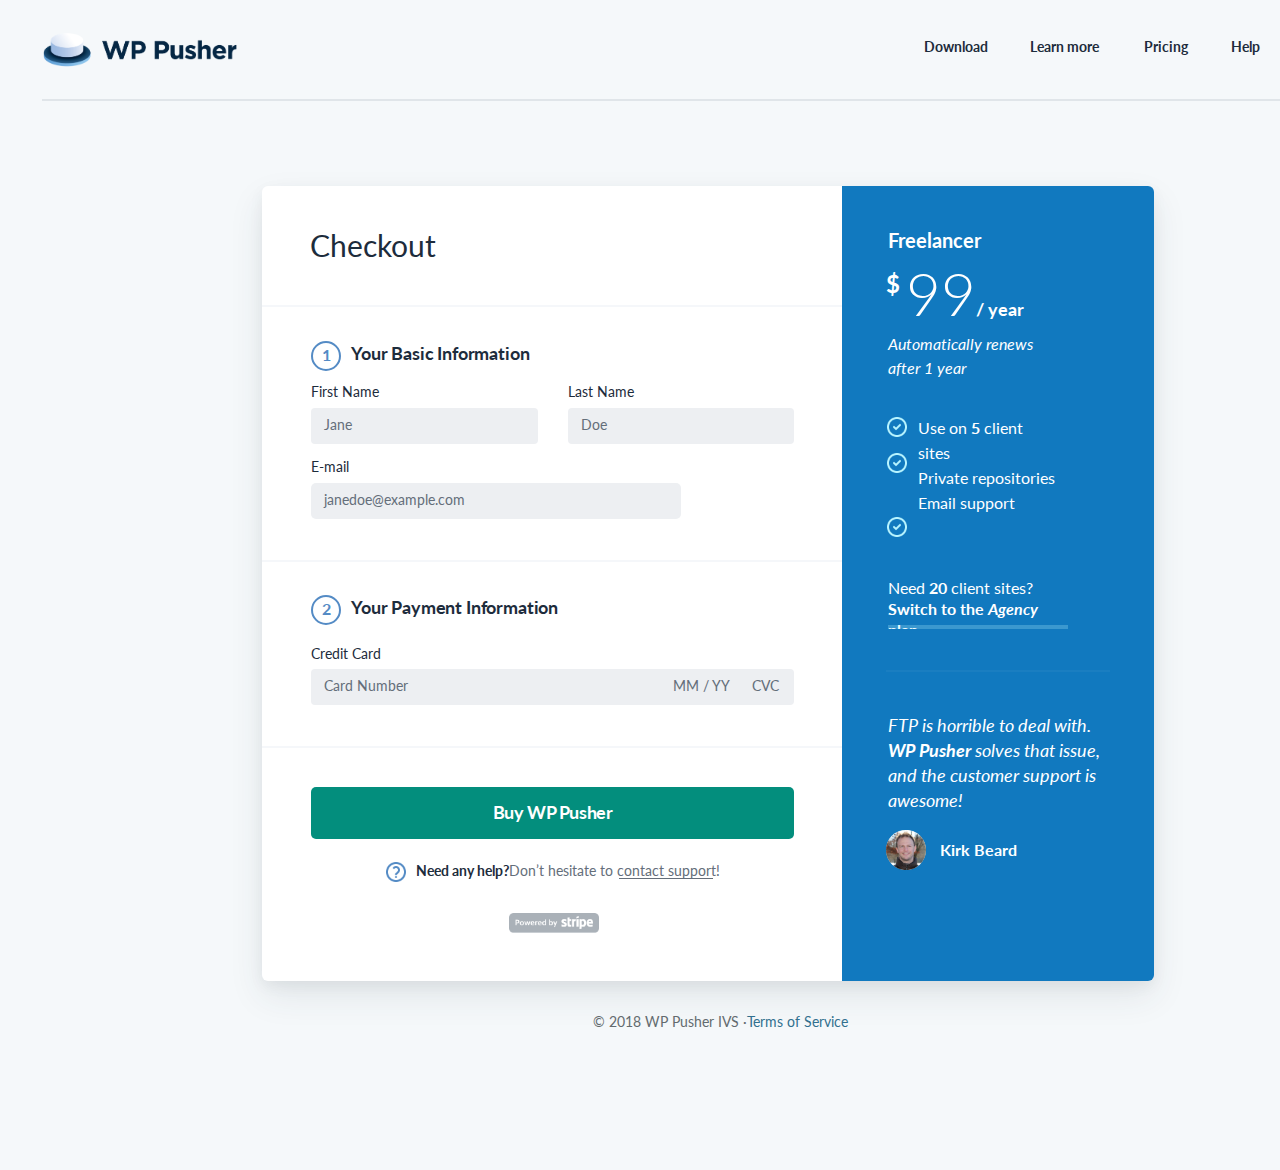
<file: index.html>
<!DOCTYPE html>
<html>
<head>
  <meta charset="utf-8" />
  <link rel="icon" href="/favicon.ico" />
  <meta name="viewport" content="width=device-width, initial-scale=1" />
  <meta name="theme-color" content="#000000" />
  <title>Mask Group</title>
  <link rel="stylesheet" href="https://fonts.googleapis.com/css?family=Roboto%3A400"/>
  <link rel="stylesheet" href="https://fonts.googleapis.com/css?family=Lato%3A300%2C400%2C700"/>
  <link rel="stylesheet" href="https://fonts.googleapis.com/css?family=Source+Sans+Pro%3A300%2C400%2C700"/>
  <link rel="stylesheet" href="./styles/wp pusher.css"/>
</head>
<body>
<div class="mask-group-Sn8">
  <div class="wp-pusher-3X2">
    <div class="nav-bar-G2Q">
      <div class="auto-group-jyug-Psi">
        <div class="wppusher-logo-copy-KWU">
        </div>
        <div class="navigation-CaG">
          <div class="auto-group-ysa4-8yi">
            <p class="download-1g8">Download</p>
            <p class="learn-more-5AC">Learn more</p>
            <p class="pricing-naQ">Pricing</p>
            <p class="help-76t">Help</p>
          </div>
          <div class="account-RtG">Account</div>
        </div>
      </div>
      <div class="rectangle-SYU">
      </div>
    </div>
    <div class="auto-group-feoe-mKr">
      <div class="panel-Uzx">
        <div class="auto-group-tx6l-o1e">
          <div class="auto-group-cdfa-vc4">
            <div class="title-dWU">
              <p class="checkout-z68">Checkout</p>
              <div class="rectangle-9-copy-5-W4U">
              </div>
            </div>
            <div class="section-basic-SD2">
              <div class="auto-group-x1ug-NsN">
                <div class="basic-uMW">
                  <div class="item-1-S6Y">
                    <p class="item-1-NVz">1</p>
                    <div class="oval-2-rRA">
                    </div>
                  </div>
                  <p class="your-basic-informati-9v4">Your Basic Information</p>
                </div>
                <div class="auto-group-ueep-4GL">
                  <div class="first-name-c2x">
                    <p class="first-name-copy-2-x6p">First Name</p>
                    <div class="auto-group-5nap-5hE">Jane</div>
                  </div>
                  <div class="last-name-Yap">
                    <p class="last-name-copy-2-uRN">Last Name</p>
                    <div class="auto-group-ntq4-EyS">Doe</div>
                  </div>
                </div>
                <div class="email-71e">
                  <p class="e-mail-copy-2-4xU">E-mail</p>
                  <div class="auto-group-nczg-Pzk">janedoe@example.com</div>
                </div>
              </div>
              <div class="rectangle-9-copy-10-UWQ">
              </div>
            </div>
            <div class="section-payment-d8Q">
              <div class="auto-group-htgp-A8L">
                <div class="payment-ta8">
                  <div class="item-2-1Pr">
                    <p class="item-2-xZz">2</p>
                    <div class="oval-2-copy-35e">
                    </div>
                  </div>
                  <p class="your-payment-informa-xCc">Your Payment Information</p>
                </div>
                <div class="credit-card-4mS">
                  <p class="credit-card-copy-dJk">Credit Card</p>
                  <div class="auto-group-xmnc-xrp">
                    <p class="card-number-tkU">Card Number</p>
                    <p class="mm-yy-2rg">MM / YY</p>
                    <p class="cvc-kng">CVC</p>
                  </div>
                </div>
              </div>
              <div class="rectangle-9-copy-11-sMW">
              </div>
            </div>
            <div class="purchase-nDa">
              <div class="button-KDW">Buy WP Pusher</div>
              <div class="auto-group-e6yk-BFi">
                <div class="support-HpY">
                  <img class="mask-EDz" src="./assets/mask.png"/>
                  <div class="auto-group-i2bw-NLC">
                    <div class="rectangle-11-copy-hNU">
                    </div>
                    <p class="need-any-help-dont-phz">
                      <span class="need-any-help-dont-phz-sub-0">Need any help? </span>
                      <span class="need-any-help-dont-phz-sub-1">Don’t hesitate to contact support!</span>
                    </p>
                  </div>
                </div>
                <img class="poweredbystripe-BD6" src="./assets/poweredbystripe.png"/>
              </div>
            </div>
          </div>
          <div class="sidebar-Vja">
            <div class="side-bar-content-2Di">
              <div class="plan-N2g">
                <p class="freelancer-6jN">Freelancer</p>
                <div class="pricing-QVA">
                  <p class="item--wEC">$</p>
                  <p class="year-SAx">
                    <span class="year-SAx-sub-0">99</span>
                    <span class="year-SAx-sub-1"> / year</span>
                  </p>
                </div>
                <p class="automatically-renews-MSL">
                Automatically renews 
                <br/>
                after 1 year
                </p>
              </div>
              <div class="details-egL">
                <div class="auto-group-mhun-nXe">
                  <div class="auto-group-c3ty-Xk8">
                    <img class="combined-shape-UQU" src="./assets/combined-shape.png"/>
                    <img class="combined-shape-copy-R4p" src="./assets/combined-shape-copy.png"/>
                  </div>
                  <p class="use-on-5-client-site-ZRv">
                    <span class="use-on-5-client-site-ZRv-sub-0">Use on </span>
                    <span class="use-on-5-client-site-ZRv-sub-1">5</span>
                    <span class="use-on-5-client-site-ZRv-sub-2">
                     client sites
                    <br/>
                    Private repositories
                    <br/>
                    Email support
                    </span>
                  </p>
                </div>
                <img class="combined-shape-copy-2-cHi" src="./assets/combined-shape-copy-2.png"/>
              </div>
              <div class="switch-A4L">
                <p class="need-20-client-sites-h4G">
                  <span class="need-20-client-sites-h4G-sub-0">Need </span>
                  <span class="need-20-client-sites-h4G-sub-1">20</span>
                  <span class="need-20-client-sites-h4G-sub-2">
                   client sites?
                  <br/>
                  
                  </span>
                  <span class="need-20-client-sites-h4G-sub-3">Switch to the </span>
                  <span class="need-20-client-sites-h4G-sub-4">Agency</span>
                  <span class="need-20-client-sites-h4G-sub-5"> plan</span>
                  <span class="need-20-client-sites-h4G-sub-6">.</span>
                </p>
                <div class="rectangle-11-4qr">
                </div>
              </div>
              <div class="quote-b56">
                <div class="rectangle-3-YFE">
                </div>
                <p class="ftp-is-horrible-to-d-s2c">
                  <span class="ftp-is-horrible-to-d-s2c-sub-0">FTP is horrible to deal with. </span>
                  <span class="ftp-is-horrible-to-d-s2c-sub-1">WP Pusher</span>
                  <span class="ftp-is-horrible-to-d-s2c-sub-2"> solves that issue, and the customer support is awesome!</span>
                </p>
                <div class="auto-group-zua4-eb6">
                  <div class="bitmap-nBW">
                    <img class="auto-group-8ese-8WG" src="./assets/auto-group-8ese.png"/>
                  </div>
                  <p class="kirk-beard-rhA">Kirk Beard</p>
                </div>
              </div>
            </div>
          </div>
        </div>
        <p class="wp-pusher-ivs-J3N">
          <span class="wp-pusher-ivs-J3N-sub-0">© 2018 WP Pusher IVS  ·</span>
          <span class="wp-pusher-ivs-J3N-sub-1">  Terms of Service</span>
        </p>
      </div>
      <div class="frame-1-PU8">
      </div>
    </div>
  </div>
</div>
</body>
</file>
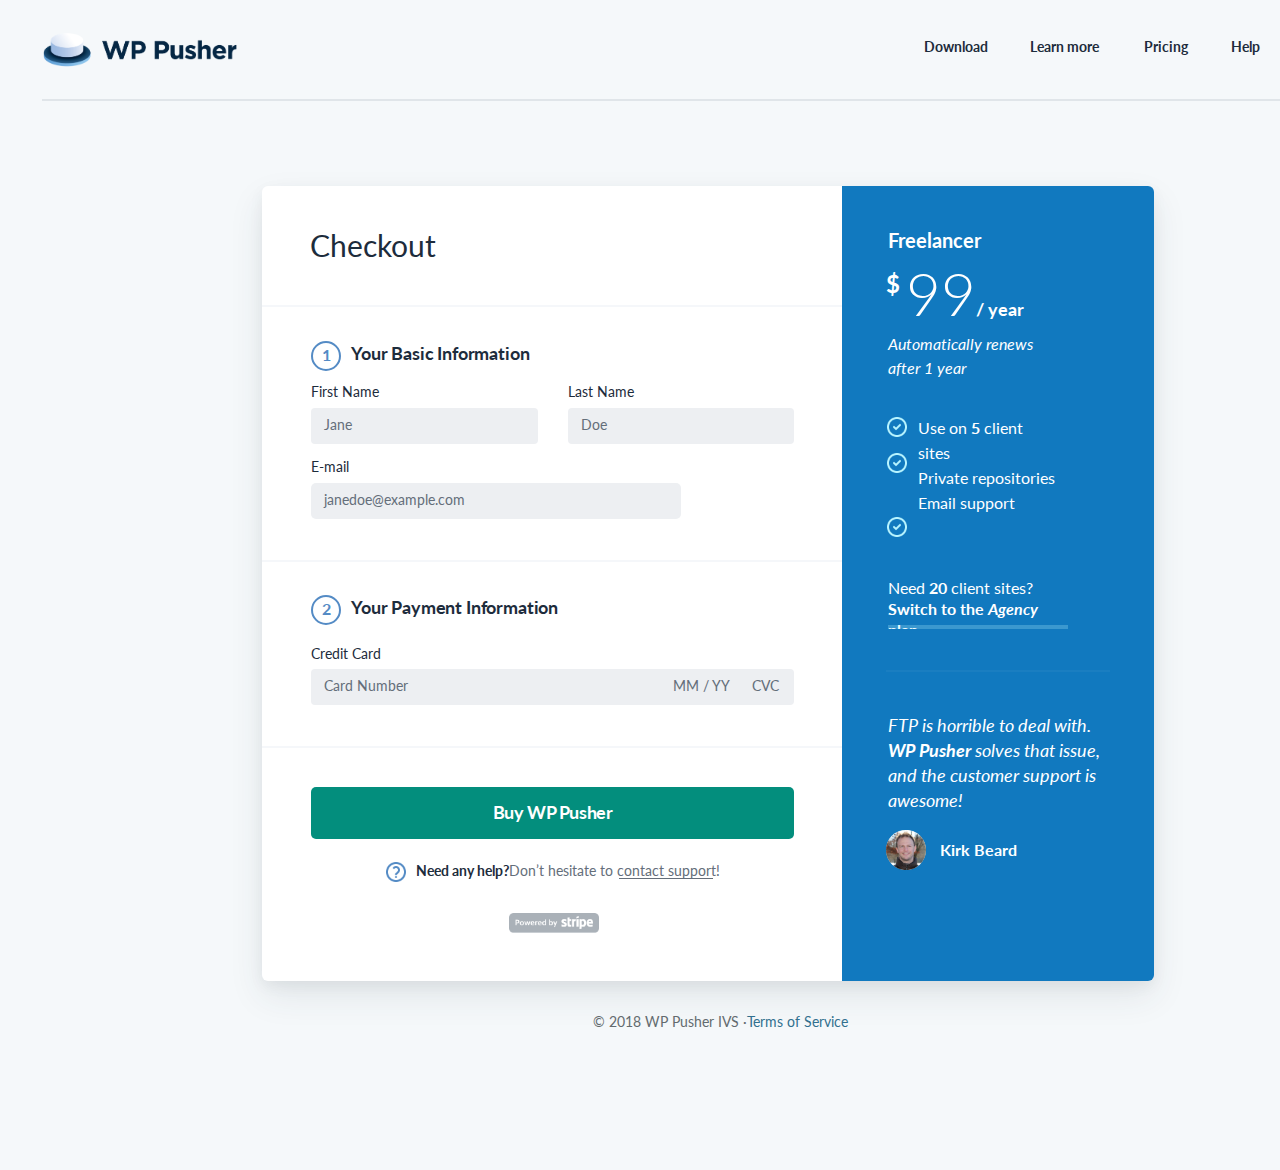
<file: wp pusher.html>
<!DOCTYPE html>
<html>
<head>
  <meta charset="utf-8" />
  <link rel="icon" href="/favicon.ico" />
  <meta name="viewport" content="width=device-width, initial-scale=1" />
  <meta name="theme-color" content="#000000" />
  <title>Mask Group</title>
  <link rel="stylesheet" href="https://fonts.googleapis.com/css?family=Roboto%3A400"/>
  <link rel="stylesheet" href="https://fonts.googleapis.com/css?family=Lato%3A300%2C400%2C700"/>
  <link rel="stylesheet" href="https://fonts.googleapis.com/css?family=Source+Sans+Pro%3A300%2C400%2C700"/>
  <link rel="stylesheet" href="./styles/wp pusher.css"/>
</head>
<body>
<div class="mask-group-Sn8">
  <div class="wp-pusher-3X2">
    <div class="nav-bar-G2Q">
      <div class="auto-group-jyug-Psi">
        <div class="wppusher-logo-copy-KWU">
        </div>
        <div class="navigation-CaG">
          <div class="auto-group-ysa4-8yi">
            <p class="download-1g8">Download</p>
            <p class="learn-more-5AC">Learn more</p>
            <p class="pricing-naQ">Pricing</p>
            <p class="help-76t">Help</p>
          </div>
          <div class="account-RtG">Account</div>
        </div>
      </div>
      <div class="rectangle-SYU">
      </div>
    </div>
    <div class="auto-group-feoe-mKr">
      <div class="panel-Uzx">
        <div class="auto-group-tx6l-o1e">
          <div class="auto-group-cdfa-vc4">
            <div class="title-dWU">
              <p class="checkout-z68">Checkout</p>
              <div class="rectangle-9-copy-5-W4U">
              </div>
            </div>
            <div class="section-basic-SD2">
              <div class="auto-group-x1ug-NsN">
                <div class="basic-uMW">
                  <div class="item-1-S6Y">
                    <p class="item-1-NVz">1</p>
                    <div class="oval-2-rRA">
                    </div>
                  </div>
                  <p class="your-basic-informati-9v4">Your Basic Information</p>
                </div>
                <div class="auto-group-ueep-4GL">
                  <div class="first-name-c2x">
                    <p class="first-name-copy-2-x6p">First Name</p>
                    <div class="auto-group-5nap-5hE">Jane</div>
                  </div>
                  <div class="last-name-Yap">
                    <p class="last-name-copy-2-uRN">Last Name</p>
                    <div class="auto-group-ntq4-EyS">Doe</div>
                  </div>
                </div>
                <div class="email-71e">
                  <p class="e-mail-copy-2-4xU">E-mail</p>
                  <div class="auto-group-nczg-Pzk">janedoe@example.com</div>
                </div>
              </div>
              <div class="rectangle-9-copy-10-UWQ">
              </div>
            </div>
            <div class="section-payment-d8Q">
              <div class="auto-group-htgp-A8L">
                <div class="payment-ta8">
                  <div class="item-2-1Pr">
                    <p class="item-2-xZz">2</p>
                    <div class="oval-2-copy-35e">
                    </div>
                  </div>
                  <p class="your-payment-informa-xCc">Your Payment Information</p>
                </div>
                <div class="credit-card-4mS">
                  <p class="credit-card-copy-dJk">Credit Card</p>
                  <div class="auto-group-xmnc-xrp">
                    <p class="card-number-tkU">Card Number</p>
                    <p class="mm-yy-2rg">MM / YY</p>
                    <p class="cvc-kng">CVC</p>
                  </div>
                </div>
              </div>
              <div class="rectangle-9-copy-11-sMW">
              </div>
            </div>
            <div class="purchase-nDa">
              <div class="button-KDW">Buy WP Pusher</div>
              <div class="auto-group-e6yk-BFi">
                <div class="support-HpY">
                  <img class="mask-EDz" src="./assets/mask.png"/>
                  <div class="auto-group-i2bw-NLC">
                    <div class="rectangle-11-copy-hNU">
                    </div>
                    <p class="need-any-help-dont-phz">
                      <span class="need-any-help-dont-phz-sub-0">Need any help? </span>
                      <span class="need-any-help-dont-phz-sub-1">Don’t hesitate to contact support!</span>
                    </p>
                  </div>
                </div>
                <img class="poweredbystripe-BD6" src="./assets/poweredbystripe.png"/>
              </div>
            </div>
          </div>
          <div class="sidebar-Vja">
            <div class="side-bar-content-2Di">
              <div class="plan-N2g">
                <p class="freelancer-6jN">Freelancer</p>
                <div class="pricing-QVA">
                  <p class="item--wEC">$</p>
                  <p class="year-SAx">
                    <span class="year-SAx-sub-0">99</span>
                    <span class="year-SAx-sub-1"> / year</span>
                  </p>
                </div>
                <p class="automatically-renews-MSL">
                Automatically renews 
                <br/>
                after 1 year
                </p>
              </div>
              <div class="details-egL">
                <div class="auto-group-mhun-nXe">
                  <div class="auto-group-c3ty-Xk8">
                    <img class="combined-shape-UQU" src="./assets/combined-shape.png"/>
                    <img class="combined-shape-copy-R4p" src="./assets/combined-shape-copy.png"/>
                  </div>
                  <p class="use-on-5-client-site-ZRv">
                    <span class="use-on-5-client-site-ZRv-sub-0">Use on </span>
                    <span class="use-on-5-client-site-ZRv-sub-1">5</span>
                    <span class="use-on-5-client-site-ZRv-sub-2">
                     client sites
                    <br/>
                    Private repositories
                    <br/>
                    Email support
                    </span>
                  </p>
                </div>
                <img class="combined-shape-copy-2-cHi" src="./assets/combined-shape-copy-2.png"/>
              </div>
              <div class="switch-A4L">
                <p class="need-20-client-sites-h4G">
                  <span class="need-20-client-sites-h4G-sub-0">Need </span>
                  <span class="need-20-client-sites-h4G-sub-1">20</span>
                  <span class="need-20-client-sites-h4G-sub-2">
                   client sites?
                  <br/>
                  
                  </span>
                  <span class="need-20-client-sites-h4G-sub-3">Switch to the </span>
                  <span class="need-20-client-sites-h4G-sub-4">Agency</span>
                  <span class="need-20-client-sites-h4G-sub-5"> plan</span>
                  <span class="need-20-client-sites-h4G-sub-6">.</span>
                </p>
                <div class="rectangle-11-4qr">
                </div>
              </div>
              <div class="quote-b56">
                <div class="rectangle-3-YFE">
                </div>
                <p class="ftp-is-horrible-to-d-s2c">
                  <span class="ftp-is-horrible-to-d-s2c-sub-0">FTP is horrible to deal with. </span>
                  <span class="ftp-is-horrible-to-d-s2c-sub-1">WP Pusher</span>
                  <span class="ftp-is-horrible-to-d-s2c-sub-2"> solves that issue, and the customer support is awesome!</span>
                </p>
                <div class="auto-group-zua4-eb6">
                  <div class="bitmap-nBW">
                    <img class="auto-group-8ese-8WG" src="./assets/auto-group-8ese.png"/>
                  </div>
                  <p class="kirk-beard-rhA">Kirk Beard</p>
                </div>
              </div>
            </div>
          </div>
        </div>
        <p class="wp-pusher-ivs-J3N">
          <span class="wp-pusher-ivs-J3N-sub-0">© 2018 WP Pusher IVS  ·</span>
          <span class="wp-pusher-ivs-J3N-sub-1">  Terms of Service</span>
        </p>
      </div>
      <div class="frame-1-PU8">
      </div>
    </div>
  </div>
</div>
</body>
</file>
<file: styles/wp pusher.css>
html {
	font-size:62.5%;
}
* {
	margin: 0;
	padding: 0;
}
ul, li {
	list-style: none;
}
input {
	border: none;
}
body {
  width: 1440px;
}.mask-group-Sn8 {
  width: 100%;
  height: 1170px;
  top: -139px;
  left: -101;
}
.mask-group-Sn8 .wp-pusher-3X2 {
  box-sizing: border-box;
  padding: 2.8rem 4rem 13.9rem 4rem;
  width: 100%;
  height: 100%;
  overflow: hidden;
  position: relative;
  align-items: center;
  display: flex;
  flex-direction: column;
  background-color: #f5f8fa;
}
.mask-group-Sn8 .wp-pusher-3X2 .nav-bar-G2Q {
  margin-bottom: 8.5rem;
  width: 100%;
  align-items: flex-end;
  display: flex;
  flex-direction: column;
  flex-shrink: 0;
}
.mask-group-Sn8 .wp-pusher-3X2 .nav-bar-G2Q .auto-group-jyug-Psi {
  margin-bottom: 3rem;
  width: 100%;
  display: flex;
  align-items: flex-end;
  flex-shrink: 0;
}
.mask-group-Sn8 .wp-pusher-3X2 .nav-bar-G2Q .auto-group-jyug-Psi .wppusher-logo-copy-KWU {
  margin-right: 68.4rem;
  width: 20rem;
  height: 3.9rem;
  position: relative;
  background-size: 100% 100%;
  background-image: url('../assets/wppusher-logo-copy.png');
  flex-shrink: 0;
}
.mask-group-Sn8 .wp-pusher-3X2 .nav-bar-G2Q .auto-group-jyug-Psi .navigation-CaG {
  margin-bottom: 0.1rem;
  height: 4rem;
  overflow: hidden;
  position: relative;
  display: flex;
  align-items: center;
  flex-shrink: 0;
}
.mask-group-Sn8 .wp-pusher-3X2 .nav-bar-G2Q .auto-group-jyug-Psi .navigation-CaG .auto-group-ysa4-8yi {
  box-sizing: border-box;
  padding: 1.1rem 4.4rem 1.2rem 0rem;
  height: 100%;
  display: flex;
  align-items: center;
  flex-shrink: 0;
}
.mask-group-Sn8 .wp-pusher-3X2 .nav-bar-G2Q .auto-group-jyug-Psi .navigation-CaG .auto-group-ysa4-8yi .download-1g8 {
  margin-right: 4.2rem;
  text-align: center;
  font-size: 1.4rem;
  font-weight: 700;
  line-height: 1.2;
  letter-spacing: -0.001rem;
  color: #1d2c3c;
  font-family: Lato, 'Source Sans Pro';
  white-space: nowrap;
  flex-shrink: 0;
}
.mask-group-Sn8 .wp-pusher-3X2 .nav-bar-G2Q .auto-group-jyug-Psi .navigation-CaG .auto-group-ysa4-8yi .learn-more-5AC {
  margin-right: 4.5rem;
  font-size: 1.4rem;
  font-weight: 700;
  line-height: 1.2;
  letter-spacing: -0.001rem;
  color: #1d2c3c;
  font-family: Lato, 'Source Sans Pro';
  white-space: nowrap;
  flex-shrink: 0;
}
.mask-group-Sn8 .wp-pusher-3X2 .nav-bar-G2Q .auto-group-jyug-Psi .navigation-CaG .auto-group-ysa4-8yi .pricing-naQ {
  margin-right: 4.3rem;
  font-size: 1.4rem;
  font-weight: 700;
  line-height: 1.2;
  letter-spacing: -0.001rem;
  color: #1d2c3c;
  font-family: Lato, 'Source Sans Pro';
  white-space: nowrap;
  flex-shrink: 0;
}
.mask-group-Sn8 .wp-pusher-3X2 .nav-bar-G2Q .auto-group-jyug-Psi .navigation-CaG .auto-group-ysa4-8yi .help-76t {
  font-size: 1.4rem;
  font-weight: 700;
  line-height: 1.2;
  letter-spacing: -0.001rem;
  color: #1d2c3c;
  font-family: Lato, 'Source Sans Pro';
  white-space: nowrap;
  flex-shrink: 0;
}
.mask-group-Sn8 .wp-pusher-3X2 .nav-bar-G2Q .auto-group-jyug-Psi .navigation-CaG .account-RtG {
  width: 9.1rem;
  height: 100%;
  overflow: hidden;
  position: relative;
  font-size: 1.4rem;
  font-weight: 700;
  line-height: 1.2;
  letter-spacing: -0.001rem;
  color: #1d2c3c;
  font-family: Lato, 'Source Sans Pro';
  white-space: nowrap;
  display: flex;
  align-items: center;
  justify-content: center;
  border: solid 0.2rem #646e7a;
  box-sizing: border-box;
  border-radius: 0.6rem;
  flex-shrink: 0;
}
.mask-group-Sn8 .wp-pusher-3X2 .nav-bar-G2Q .rectangle-SYU {
  width: 135.8rem;
  height: 0.2rem;
  background-color: #e0e5e9;
  flex-shrink: 0;
}
.mask-group-Sn8 .wp-pusher-3X2 .auto-group-feoe-mKr {
  margin: 0rem 24.6rem 0rem 21.6rem;
  width: calc(100% - 46.2rem);
  height: 84.5rem;
  position: relative;
  flex-shrink: 0;
}
.mask-group-Sn8 .wp-pusher-3X2 .auto-group-feoe-mKr .panel-Uzx {
  width: 89.2rem;
  height: 84.5rem;
  position: absolute;
  left: 0.6rem;
  top: 0;
  align-items: center;
  display: flex;
  flex-direction: column;
}
.mask-group-Sn8 .wp-pusher-3X2 .auto-group-feoe-mKr .panel-Uzx .auto-group-tx6l-o1e {
  margin-bottom: 3.3rem;
  width: 100%;
  height: 79.5rem;
  display: flex;
  align-items: center;
  box-shadow: 0 0.5rem 1.5rem rgba(0, 0, 0, 0.049082879), 0 1.5rem 3.5rem rgba(42, 63, 78, 0.0955049843);
  background-color: #ffffff;
  border-radius: 0.6rem;
  flex-shrink: 0;
}
.mask-group-Sn8 .wp-pusher-3X2 .auto-group-feoe-mKr .panel-Uzx .auto-group-tx6l-o1e .auto-group-cdfa-vc4 {
  margin: 4.1rem 0rem 4.69rem 0rem;
  width: 58rem;
  height: calc(100% - 8.7899rem);
  align-items: center;
  display: flex;
  flex-direction: column;
  flex-shrink: 0;
}
.mask-group-Sn8 .wp-pusher-3X2 .auto-group-feoe-mKr .panel-Uzx .auto-group-tx6l-o1e .auto-group-cdfa-vc4 .title-dWU {
  margin-bottom: 3.4rem;
  width: 100%;
  display: flex;
  flex-direction: column;
  flex-shrink: 0;
}
.mask-group-Sn8 .wp-pusher-3X2 .auto-group-feoe-mKr .panel-Uzx .auto-group-tx6l-o1e .auto-group-cdfa-vc4 .title-dWU .checkout-z68 {
  margin: 0rem 0rem 4.2rem 4.8rem;
  font-size: 3rem;
  font-weight: 400;
  line-height: 1.2;
  color: #1d2c3c;
  font-family: Lato, 'Source Sans Pro';
  white-space: nowrap;
  flex-shrink: 0;
}
.mask-group-Sn8 .wp-pusher-3X2 .auto-group-feoe-mKr .panel-Uzx .auto-group-tx6l-o1e .auto-group-cdfa-vc4 .title-dWU .rectangle-9-copy-5-W4U {
  width: 100%;
  height: 0.2rem;
  background-color: #f5f7fa;
  flex-shrink: 0;
}
.mask-group-Sn8 .wp-pusher-3X2 .auto-group-feoe-mKr .panel-Uzx .auto-group-tx6l-o1e .auto-group-cdfa-vc4 .section-basic-SD2 {
  margin-bottom: 3.3rem;
  width: 100%;
  align-items: center;
  display: flex;
  flex-direction: column;
  flex-shrink: 0;
}
.mask-group-Sn8 .wp-pusher-3X2 .auto-group-feoe-mKr .panel-Uzx .auto-group-tx6l-o1e .auto-group-cdfa-vc4 .section-basic-SD2 .auto-group-x1ug-NsN {
  box-sizing: border-box;
  padding: 0rem 4.7rem 4.1rem 4.9rem;
  width: 100%;
  display: flex;
  flex-direction: column;
  flex-shrink: 0;
}
.mask-group-Sn8 .wp-pusher-3X2 .auto-group-feoe-mKr .panel-Uzx .auto-group-tx6l-o1e .auto-group-cdfa-vc4 .section-basic-SD2 .auto-group-x1ug-NsN .basic-uMW {
  margin: 0rem 26.3rem 1.3rem 0rem;
  width: calc(100% - 26.3rem);
  height: 3rem;
  display: flex;
  align-items: center;
  flex-shrink: 0;
}
.mask-group-Sn8 .wp-pusher-3X2 .auto-group-feoe-mKr .panel-Uzx .auto-group-tx6l-o1e .auto-group-cdfa-vc4 .section-basic-SD2 .auto-group-x1ug-NsN .basic-uMW .item-1-S6Y {
  margin-right: 1rem;
  width: 3rem;
  height: 100%;
  position: relative;
  flex-shrink: 0;
}
.mask-group-Sn8 .wp-pusher-3X2 .auto-group-feoe-mKr .panel-Uzx .auto-group-tx6l-o1e .auto-group-cdfa-vc4 .section-basic-SD2 .auto-group-x1ug-NsN .basic-uMW .item-1-S6Y .item-1-NVz {
  width: 1rem;
  height: 2rem;
  position: absolute;
  left: 1rem;
  top: 0.4rem;
  text-align: center;
  font-size: 1.6rem;
  font-weight: 700;
  line-height: 1.2;
  letter-spacing: -0.0142rem;
  color: #548bc5;
  font-family: Lato, 'Source Sans Pro';
  white-space: nowrap;
}
.mask-group-Sn8 .wp-pusher-3X2 .auto-group-feoe-mKr .panel-Uzx .auto-group-tx6l-o1e .auto-group-cdfa-vc4 .section-basic-SD2 .auto-group-x1ug-NsN .basic-uMW .item-1-S6Y .oval-2-rRA {
  width: 3rem;
  height: 3rem;
  position: absolute;
  left: 0;
  top: 0;
  border: solid 0.2rem #548bc5;
  box-sizing: border-box;
  border-radius: 1.5rem;
}
.mask-group-Sn8 .wp-pusher-3X2 .auto-group-feoe-mKr .panel-Uzx .auto-group-tx6l-o1e .auto-group-cdfa-vc4 .section-basic-SD2 .auto-group-x1ug-NsN .basic-uMW .your-basic-informati-9v4 {
  margin-bottom: 0.4rem;
  font-size: 1.8rem;
  font-weight: 700;
  line-height: 1.2;
  letter-spacing: -0.016rem;
  color: #1d2c3c;
  font-family: Lato, 'Source Sans Pro';
  white-space: nowrap;
  flex-shrink: 0;
}
.mask-group-Sn8 .wp-pusher-3X2 .auto-group-feoe-mKr .panel-Uzx .auto-group-tx6l-o1e .auto-group-cdfa-vc4 .section-basic-SD2 .auto-group-x1ug-NsN .auto-group-ueep-4GL {
  margin-bottom: 1.5rem;
  width: 100%;
  height: 6rem;
  display: flex;
  align-items: center;
  flex-shrink: 0;
}
.mask-group-Sn8 .wp-pusher-3X2 .auto-group-feoe-mKr .panel-Uzx .auto-group-tx6l-o1e .auto-group-cdfa-vc4 .section-basic-SD2 .auto-group-x1ug-NsN .auto-group-ueep-4GL .first-name-c2x {
  margin-right: 3rem;
  width: 22.7rem;
  height: 100%;
  border-radius: 0.4rem;
  flex-shrink: 0;
}
.mask-group-Sn8 .wp-pusher-3X2 .auto-group-feoe-mKr .panel-Uzx .auto-group-tx6l-o1e .auto-group-cdfa-vc4 .section-basic-SD2 .auto-group-x1ug-NsN .auto-group-ueep-4GL .first-name-c2x .first-name-copy-2-x6p {
  margin-bottom: 0.7rem;
  font-size: 1.4rem;
  font-weight: 400;
  line-height: 1.2;
  color: #1d2c3c;
  font-family: Lato, 'Source Sans Pro';
  white-space: nowrap;
}
.mask-group-Sn8 .wp-pusher-3X2 .auto-group-feoe-mKr .panel-Uzx .auto-group-tx6l-o1e .auto-group-cdfa-vc4 .section-basic-SD2 .auto-group-x1ug-NsN .auto-group-ueep-4GL .first-name-c2x .auto-group-5nap-5hE {
  box-sizing: border-box;
  padding: 0.9rem 1.3rem 1rem 1.3rem;
  width: 100%;
  font-size: 1.4rem;
  font-weight: 400;
  line-height: 1.2;
  color: #646e7a;
  font-family: Lato, 'Source Sans Pro';
  white-space: nowrap;
  background-color: #edeff2;
  border-radius: 0.4rem;
}
.mask-group-Sn8 .wp-pusher-3X2 .auto-group-feoe-mKr .panel-Uzx .auto-group-tx6l-o1e .auto-group-cdfa-vc4 .section-basic-SD2 .auto-group-x1ug-NsN .auto-group-ueep-4GL .last-name-Yap {
  width: 22.7rem;
  height: 100%;
  border-radius: 0.4rem;
  flex-shrink: 0;
}
.mask-group-Sn8 .wp-pusher-3X2 .auto-group-feoe-mKr .panel-Uzx .auto-group-tx6l-o1e .auto-group-cdfa-vc4 .section-basic-SD2 .auto-group-x1ug-NsN .auto-group-ueep-4GL .last-name-Yap .last-name-copy-2-uRN {
  margin-bottom: 0.7rem;
  font-size: 1.4rem;
  font-weight: 400;
  line-height: 1.2;
  color: #1d2c3c;
  font-family: Lato, 'Source Sans Pro';
  white-space: nowrap;
}
.mask-group-Sn8 .wp-pusher-3X2 .auto-group-feoe-mKr .panel-Uzx .auto-group-tx6l-o1e .auto-group-cdfa-vc4 .section-basic-SD2 .auto-group-x1ug-NsN .auto-group-ueep-4GL .last-name-Yap .auto-group-ntq4-EyS {
  box-sizing: border-box;
  padding: 0.9rem 1.3rem 1rem 1.3rem;
  width: 22.6rem;
  font-size: 1.4rem;
  font-weight: 400;
  line-height: 1.2;
  color: #646e7a;
  font-family: Lato, 'Source Sans Pro';
  white-space: nowrap;
  background-color: #edeff2;
  border-radius: 0.4rem;
}
.mask-group-Sn8 .wp-pusher-3X2 .auto-group-feoe-mKr .panel-Uzx .auto-group-tx6l-o1e .auto-group-cdfa-vc4 .section-basic-SD2 .auto-group-x1ug-NsN .email-71e {
  width: 37rem;
  border-radius: 0.5rem;
  flex-shrink: 0;
}
.mask-group-Sn8 .wp-pusher-3X2 .auto-group-feoe-mKr .panel-Uzx .auto-group-tx6l-o1e .auto-group-cdfa-vc4 .section-basic-SD2 .auto-group-x1ug-NsN .email-71e .e-mail-copy-2-4xU {
  margin-bottom: 0.7rem;
  font-size: 1.4rem;
  font-weight: 400;
  line-height: 1.2;
  color: #1d2c3c;
  font-family: Lato, 'Source Sans Pro';
  white-space: nowrap;
}
.mask-group-Sn8 .wp-pusher-3X2 .auto-group-feoe-mKr .panel-Uzx .auto-group-tx6l-o1e .auto-group-cdfa-vc4 .section-basic-SD2 .auto-group-x1ug-NsN .email-71e .auto-group-nczg-Pzk {
  box-sizing: border-box;
  padding: 0.9rem 1.3rem 1rem 1.3rem;
  width: 100%;
  font-size: 1.4rem;
  font-weight: 400;
  line-height: 1.2;
  color: #646e7a;
  font-family: Lato, 'Source Sans Pro';
  white-space: nowrap;
  background-color: #edeff2;
  border-radius: 0.5rem;
}
.mask-group-Sn8 .wp-pusher-3X2 .auto-group-feoe-mKr .panel-Uzx .auto-group-tx6l-o1e .auto-group-cdfa-vc4 .section-basic-SD2 .rectangle-9-copy-10-UWQ {
  width: 100%;
  height: 0.2rem;
  background-color: #f5f7fa;
  flex-shrink: 0;
}
.mask-group-Sn8 .wp-pusher-3X2 .auto-group-feoe-mKr .panel-Uzx .auto-group-tx6l-o1e .auto-group-cdfa-vc4 .section-payment-d8Q {
  margin-bottom: 3.9rem;
  width: 100%;
  align-items: center;
  display: flex;
  flex-direction: column;
  flex-shrink: 0;
}
.mask-group-Sn8 .wp-pusher-3X2 .auto-group-feoe-mKr .panel-Uzx .auto-group-tx6l-o1e .auto-group-cdfa-vc4 .section-payment-d8Q .auto-group-htgp-A8L {
  box-sizing: border-box;
  padding: 0rem 4.8rem 4.1rem 4.9rem;
  width: 100%;
  display: flex;
  flex-direction: column;
  flex-shrink: 0;
}
.mask-group-Sn8 .wp-pusher-3X2 .auto-group-feoe-mKr .panel-Uzx .auto-group-tx6l-o1e .auto-group-cdfa-vc4 .section-payment-d8Q .auto-group-htgp-A8L .payment-ta8 {
  margin: 0rem 23.3rem 2.1rem 0rem;
  width: calc(100% - 23.3rem);
  height: 3rem;
  display: flex;
  align-items: center;
  flex-shrink: 0;
}
.mask-group-Sn8 .wp-pusher-3X2 .auto-group-feoe-mKr .panel-Uzx .auto-group-tx6l-o1e .auto-group-cdfa-vc4 .section-payment-d8Q .auto-group-htgp-A8L .payment-ta8 .item-2-1Pr {
  margin-right: 1rem;
  width: 3rem;
  height: 100%;
  position: relative;
  flex-shrink: 0;
}
.mask-group-Sn8 .wp-pusher-3X2 .auto-group-feoe-mKr .panel-Uzx .auto-group-tx6l-o1e .auto-group-cdfa-vc4 .section-payment-d8Q .auto-group-htgp-A8L .payment-ta8 .item-2-1Pr .item-2-xZz {
  width: 1rem;
  height: 2rem;
  position: absolute;
  left: 1rem;
  top: 0.4rem;
  text-align: center;
  font-size: 1.6rem;
  font-weight: 700;
  line-height: 1.2;
  letter-spacing: -0.0142rem;
  color: #548bc5;
  font-family: Lato, 'Source Sans Pro';
  white-space: nowrap;
}
.mask-group-Sn8 .wp-pusher-3X2 .auto-group-feoe-mKr .panel-Uzx .auto-group-tx6l-o1e .auto-group-cdfa-vc4 .section-payment-d8Q .auto-group-htgp-A8L .payment-ta8 .item-2-1Pr .oval-2-copy-35e {
  width: 3rem;
  height: 3rem;
  position: absolute;
  left: 0;
  top: 0;
  border: solid 0.2rem #548bc5;
  box-sizing: border-box;
  border-radius: 1.5rem;
}
.mask-group-Sn8 .wp-pusher-3X2 .auto-group-feoe-mKr .panel-Uzx .auto-group-tx6l-o1e .auto-group-cdfa-vc4 .section-payment-d8Q .auto-group-htgp-A8L .payment-ta8 .your-payment-informa-xCc {
  margin-bottom: 0.4rem;
  font-size: 1.8rem;
  font-weight: 700;
  line-height: 1.2;
  letter-spacing: -0.016rem;
  color: #1d2c3c;
  font-family: Lato, 'Source Sans Pro';
  white-space: nowrap;
  flex-shrink: 0;
}
.mask-group-Sn8 .wp-pusher-3X2 .auto-group-feoe-mKr .panel-Uzx .auto-group-tx6l-o1e .auto-group-cdfa-vc4 .section-payment-d8Q .auto-group-htgp-A8L .credit-card-4mS {
  width: 100%;
  display: flex;
  flex-direction: column;
  border-radius: 0.4rem;
  flex-shrink: 0;
}
.mask-group-Sn8 .wp-pusher-3X2 .auto-group-feoe-mKr .panel-Uzx .auto-group-tx6l-o1e .auto-group-cdfa-vc4 .section-payment-d8Q .auto-group-htgp-A8L .credit-card-4mS .credit-card-copy-dJk {
  margin-bottom: 0.7rem;
  font-size: 1.4rem;
  font-weight: 400;
  line-height: 1.2;
  color: #1d2c3c;
  font-family: Lato, 'Source Sans Pro';
  white-space: nowrap;
  flex-shrink: 0;
}
.mask-group-Sn8 .wp-pusher-3X2 .auto-group-feoe-mKr .panel-Uzx .auto-group-tx6l-o1e .auto-group-cdfa-vc4 .section-payment-d8Q .auto-group-htgp-A8L .credit-card-4mS .auto-group-xmnc-xrp {
  box-sizing: border-box;
  padding: 0.9rem 1.6rem 1rem 1.3rem;
  width: 100%;
  display: flex;
  align-items: center;
  background-color: #edeff2;
  border-radius: 0.4rem;
  flex-shrink: 0;
}
.mask-group-Sn8 .wp-pusher-3X2 .auto-group-feoe-mKr .panel-Uzx .auto-group-tx6l-o1e .auto-group-cdfa-vc4 .section-payment-d8Q .auto-group-htgp-A8L .credit-card-4mS .auto-group-xmnc-xrp .card-number-tkU {
  margin-right: 26.5rem;
  font-size: 1.4rem;
  font-weight: 400;
  line-height: 1.2;
  color: #646e7a;
  font-family: Lato, 'Source Sans Pro';
  white-space: nowrap;
  flex-shrink: 0;
}
.mask-group-Sn8 .wp-pusher-3X2 .auto-group-feoe-mKr .panel-Uzx .auto-group-tx6l-o1e .auto-group-cdfa-vc4 .section-payment-d8Q .auto-group-htgp-A8L .credit-card-4mS .auto-group-xmnc-xrp .mm-yy-2rg {
  margin-right: 2.2rem;
  text-align: right;
  font-size: 1.4rem;
  font-weight: 400;
  line-height: 1.2;
  color: #646e7a;
  font-family: Lato, 'Source Sans Pro';
  white-space: nowrap;
  flex-shrink: 0;
}
.mask-group-Sn8 .wp-pusher-3X2 .auto-group-feoe-mKr .panel-Uzx .auto-group-tx6l-o1e .auto-group-cdfa-vc4 .section-payment-d8Q .auto-group-htgp-A8L .credit-card-4mS .auto-group-xmnc-xrp .cvc-kng {
  text-align: right;
  font-size: 1.4rem;
  font-weight: 400;
  line-height: 1.2;
  color: #646e7a;
  font-family: Lato, 'Source Sans Pro';
  white-space: nowrap;
  flex-shrink: 0;
}
.mask-group-Sn8 .wp-pusher-3X2 .auto-group-feoe-mKr .panel-Uzx .auto-group-tx6l-o1e .auto-group-cdfa-vc4 .section-payment-d8Q .rectangle-9-copy-11-sMW {
  width: 100%;
  height: 0.2rem;
  background-color: #f5f7fa;
  flex-shrink: 0;
}
.mask-group-Sn8 .wp-pusher-3X2 .auto-group-feoe-mKr .panel-Uzx .auto-group-tx6l-o1e .auto-group-cdfa-vc4 .purchase-nDa {
  margin: 0rem 4.8rem 0rem 4.9rem;
  width: calc(100% - 9.7rem);
  align-items: center;
  display: flex;
  flex-direction: column;
  flex-shrink: 0;
}
.mask-group-Sn8 .wp-pusher-3X2 .auto-group-feoe-mKr .panel-Uzx .auto-group-tx6l-o1e .auto-group-cdfa-vc4 .purchase-nDa .button-KDW {
  width: 100%;
  height: 5.2rem;
  text-align: center;
  font-size: 1.8rem;
  font-weight: 700;
  line-height: 1.2;
  letter-spacing: -0.0396rem;
  color: #ffffff;
  font-family: Lato, 'Source Sans Pro';
  white-space: nowrap;
  display: flex;
  align-items: center;
  justify-content: center;
  background-color: #038e7d;
  border-radius: 0.5rem;
  flex-shrink: 0;
}
.mask-group-Sn8 .wp-pusher-3X2 .auto-group-feoe-mKr .panel-Uzx .auto-group-tx6l-o1e .auto-group-cdfa-vc4 .purchase-nDa .auto-group-e6yk-BFi {
  box-sizing: border-box;
  padding: 2.3rem 7.5rem 0rem 7.5rem;
  width: 100%;
  align-items: center;
  display: flex;
  flex-direction: column;
  flex-shrink: 0;
}
.mask-group-Sn8 .wp-pusher-3X2 .auto-group-feoe-mKr .panel-Uzx .auto-group-tx6l-o1e .auto-group-cdfa-vc4 .purchase-nDa .auto-group-e6yk-BFi .support-HpY {
  margin-bottom: 3.1rem;
  width: 100%;
  height: 2rem;
  display: flex;
  align-items: center;
  flex-shrink: 0;
}
.mask-group-Sn8 .wp-pusher-3X2 .auto-group-feoe-mKr .panel-Uzx .auto-group-tx6l-o1e .auto-group-cdfa-vc4 .purchase-nDa .auto-group-e6yk-BFi .support-HpY .mask-EDz {
  margin-right: 1rem;
  width: 2rem;
  height: 2rem;
  object-fit: contain;
  vertical-align: top;
  flex-shrink: 0;
}
.mask-group-Sn8 .wp-pusher-3X2 .auto-group-feoe-mKr .panel-Uzx .auto-group-tx6l-o1e .auto-group-cdfa-vc4 .purchase-nDa .auto-group-e6yk-BFi .support-HpY .auto-group-i2bw-NLC {
  margin: 0.1rem 0rem 0.2rem 0rem;
  width: 30.3rem;
  height: calc(100% - 0.3rem);
  position: relative;
  flex-shrink: 0;
}
.mask-group-Sn8 .wp-pusher-3X2 .auto-group-feoe-mKr .panel-Uzx .auto-group-tx6l-o1e .auto-group-cdfa-vc4 .purchase-nDa .auto-group-e6yk-BFi .support-HpY .auto-group-i2bw-NLC .rectangle-11-copy-hNU {
  width: 9.4rem;
  height: 0.1rem;
  position: absolute;
  left: 20.3rem;
  top: 1.5rem;
  background-color: #646e7a;
}
.mask-group-Sn8 .wp-pusher-3X2 .auto-group-feoe-mKr .panel-Uzx .auto-group-tx6l-o1e .auto-group-cdfa-vc4 .purchase-nDa .auto-group-e6yk-BFi .support-HpY .auto-group-i2bw-NLC .need-any-help-dont-phz {
  width: 30.3rem;
  height: 1.7rem;
  position: absolute;
  left: 0;
  top: 0;
  font-size: 1.4rem;
  font-weight: 400;
  line-height: 1.171875;
  letter-spacing: -0.001rem;
  color: #1d2c3c;
  font-family: Roboto, 'Source Sans Pro';
  white-space: nowrap;
  display: flex;
  align-items: baseline;
}
.mask-group-Sn8 .wp-pusher-3X2 .auto-group-feoe-mKr .panel-Uzx .auto-group-tx6l-o1e .auto-group-cdfa-vc4 .purchase-nDa .auto-group-e6yk-BFi .support-HpY .auto-group-i2bw-NLC .need-any-help-dont-phz .need-any-help-dont-phz-sub-0 {
  font-size: 1.4rem;
  font-weight: 700;
  line-height: 1.2;
  letter-spacing: -0.001rem;
  color: #1d2c3c;
  font-family: Lato, 'Source Sans Pro';
}
.mask-group-Sn8 .wp-pusher-3X2 .auto-group-feoe-mKr .panel-Uzx .auto-group-tx6l-o1e .auto-group-cdfa-vc4 .purchase-nDa .auto-group-e6yk-BFi .support-HpY .auto-group-i2bw-NLC .need-any-help-dont-phz .need-any-help-dont-phz-sub-1 {
  font-size: 1.4rem;
  font-weight: 400;
  line-height: 1.2;
  letter-spacing: -0.001rem;
  color: #646e7a;
  font-family: Lato, 'Source Sans Pro';
}
.mask-group-Sn8 .wp-pusher-3X2 .auto-group-feoe-mKr .panel-Uzx .auto-group-tx6l-o1e .auto-group-cdfa-vc4 .purchase-nDa .auto-group-e6yk-BFi .poweredbystripe-BD6 {
  margin-left: 0.3rem;
  width: 9.2rem;
  height: 2.0101rem;
  object-fit: contain;
  vertical-align: top;
  flex-shrink: 0;
}
.mask-group-Sn8 .wp-pusher-3X2 .auto-group-feoe-mKr .panel-Uzx .auto-group-tx6l-o1e .sidebar-Vja {
  box-sizing: border-box;
  padding: 4.2rem 3.7rem 4.2rem 4.4rem;
  width: 31.2rem;
  height: 100%;
  background-color: #1179bf;
  border-radius: 0 0.6rem 0.6rem 0;
  flex-shrink: 0;
}
.mask-group-Sn8 .wp-pusher-3X2 .auto-group-feoe-mKr .panel-Uzx .auto-group-tx6l-o1e .sidebar-Vja .side-bar-content-2Di {
  width: 100%;
  height: 61rem;
  display: flex;
  flex-direction: column;
}
.mask-group-Sn8 .wp-pusher-3X2 .auto-group-feoe-mKr .panel-Uzx .auto-group-tx6l-o1e .sidebar-Vja .side-bar-content-2Di .plan-N2g {
  margin-bottom: 3.6rem;
  width: 15.8rem;
  overflow: hidden;
  position: relative;
  flex-shrink: 0;
}
.mask-group-Sn8 .wp-pusher-3X2 .auto-group-feoe-mKr .panel-Uzx .auto-group-tx6l-o1e .sidebar-Vja .side-bar-content-2Di .plan-N2g .freelancer-6jN {
  margin: 0rem 0rem 0.5rem 0.2rem;
  font-size: 2rem;
  font-weight: 700;
  line-height: 1.2;
  letter-spacing: -0.001rem;
  color: #ffffff;
  font-family: Lato, 'Source Sans Pro';
  white-space: nowrap;
}
.mask-group-Sn8 .wp-pusher-3X2 .auto-group-feoe-mKr .panel-Uzx .auto-group-tx6l-o1e .sidebar-Vja .side-bar-content-2Di .plan-N2g .pricing-QVA {
  margin: 0rem 1.8rem 0.3rem 0rem;
  width: calc(100% - 1.8rem);
  overflow: hidden;
  position: relative;
  display: flex;
  align-items: center;
}
.mask-group-Sn8 .wp-pusher-3X2 .auto-group-feoe-mKr .panel-Uzx .auto-group-tx6l-o1e .sidebar-Vja .side-bar-content-2Di .plan-N2g .pricing-QVA .item--wEC {
  margin: 0rem 0.6rem 1.7rem 0rem;
  font-size: 2.4rem;
  font-weight: 700;
  line-height: 1.2;
  letter-spacing: -0.0015rem;
  color: #ffffff;
  font-family: Lato, 'Source Sans Pro';
  white-space: nowrap;
  flex-shrink: 0;
}
.mask-group-Sn8 .wp-pusher-3X2 .auto-group-feoe-mKr .panel-Uzx .auto-group-tx6l-o1e .sidebar-Vja .side-bar-content-2Di .plan-N2g .pricing-QVA .year-SAx {
  font-size: 1.2rem;
  font-weight: 400;
  line-height: 1.171875;
  letter-spacing: -0.0015rem;
  color: #ffffff;
  font-family: Roboto, 'Source Sans Pro';
  white-space: nowrap;
  display: flex;
  align-items: baseline;
  flex-shrink: 0;
}
.mask-group-Sn8 .wp-pusher-3X2 .auto-group-feoe-mKr .panel-Uzx .auto-group-tx6l-o1e .sidebar-Vja .side-bar-content-2Di .plan-N2g .pricing-QVA .year-SAx .year-SAx-sub-0 {
  font-size: 6rem;
  font-weight: 300;
  line-height: 1.2;
  letter-spacing: -0.0015rem;
  color: #ffffff;
  font-family: Lato, 'Source Sans Pro';
}
.mask-group-Sn8 .wp-pusher-3X2 .auto-group-feoe-mKr .panel-Uzx .auto-group-tx6l-o1e .sidebar-Vja .side-bar-content-2Di .plan-N2g .pricing-QVA .year-SAx .year-SAx-sub-1 {
  font-size: 1.8rem;
  font-weight: 700;
  line-height: 1.2;
  letter-spacing: -0.0015rem;
  color: #ffffff;
  font-family: Lato, 'Source Sans Pro';
}
.mask-group-Sn8 .wp-pusher-3X2 .auto-group-feoe-mKr .panel-Uzx .auto-group-tx6l-o1e .sidebar-Vja .side-bar-content-2Di .plan-N2g .automatically-renews-MSL {
  margin-left: 0.2rem;
  max-width: 15.6rem;
  font-size: 1.6rem;
  font-weight: 400;
  line-height: 1.5;
  letter-spacing: -0.0008rem;
  font-style: italic;
  color: #ffffff;
  font-family: Lato, 'Source Sans Pro';
}
.mask-group-Sn8 .wp-pusher-3X2 .auto-group-feoe-mKr .panel-Uzx .auto-group-tx6l-o1e .sidebar-Vja .side-bar-content-2Di .details-egL {
  margin: 0rem 0rem 4.1rem 0.1rem;
  width: 17rem;
  overflow: hidden;
  position: relative;
  flex-shrink: 0;
}
.mask-group-Sn8 .wp-pusher-3X2 .auto-group-feoe-mKr .panel-Uzx .auto-group-tx6l-o1e .sidebar-Vja .side-bar-content-2Di .details-egL .auto-group-mhun-nXe {
  margin-bottom: 0.1rem;
  width: 100%;
  display: flex;
  align-items: flex-start;
}
.mask-group-Sn8 .wp-pusher-3X2 .auto-group-feoe-mKr .panel-Uzx .auto-group-tx6l-o1e .sidebar-Vja .side-bar-content-2Di .details-egL .auto-group-mhun-nXe .auto-group-c3ty-Xk8 {
  margin: 0.1rem 1.1rem 0rem 0rem;
  align-items: center;
  display: flex;
  flex-direction: column;
  flex-shrink: 0;
}
.mask-group-Sn8 .wp-pusher-3X2 .auto-group-feoe-mKr .panel-Uzx .auto-group-tx6l-o1e .sidebar-Vja .side-bar-content-2Di .details-egL .auto-group-mhun-nXe .auto-group-c3ty-Xk8 .combined-shape-UQU {
  margin-bottom: 1.6rem;
  width: 2rem;
  height: 2rem;
  object-fit: contain;
  vertical-align: top;
  flex-shrink: 0;
}
.mask-group-Sn8 .wp-pusher-3X2 .auto-group-feoe-mKr .panel-Uzx .auto-group-tx6l-o1e .sidebar-Vja .side-bar-content-2Di .details-egL .auto-group-mhun-nXe .auto-group-c3ty-Xk8 .combined-shape-copy-R4p {
  width: 2rem;
  height: 2rem;
  object-fit: contain;
  vertical-align: top;
  flex-shrink: 0;
}
.mask-group-Sn8 .wp-pusher-3X2 .auto-group-feoe-mKr .panel-Uzx .auto-group-tx6l-o1e .sidebar-Vja .side-bar-content-2Di .details-egL .auto-group-mhun-nXe .use-on-5-client-site-ZRv {
  max-width: 13.9rem;
  font-size: 1.6rem;
  font-weight: 400;
  line-height: 1.5;
  letter-spacing: -0.0008rem;
  color: #ffffff;
  font-family: Roboto, 'Source Sans Pro';
  flex-shrink: 0;
}
.mask-group-Sn8 .wp-pusher-3X2 .auto-group-feoe-mKr .panel-Uzx .auto-group-tx6l-o1e .sidebar-Vja .side-bar-content-2Di .details-egL .auto-group-mhun-nXe .use-on-5-client-site-ZRv .use-on-5-client-site-ZRv-sub-0 {
  font-size: 1.6rem;
  font-weight: 400;
  line-height: 1.5;
  letter-spacing: -0.0008rem;
  color: #ffffff;
  font-family: Lato, 'Source Sans Pro';
}
.mask-group-Sn8 .wp-pusher-3X2 .auto-group-feoe-mKr .panel-Uzx .auto-group-tx6l-o1e .sidebar-Vja .side-bar-content-2Di .details-egL .auto-group-mhun-nXe .use-on-5-client-site-ZRv .use-on-5-client-site-ZRv-sub-1 {
  font-size: 1.6rem;
  font-weight: 700;
  line-height: 1.5;
  letter-spacing: -0.0008rem;
  color: #ffffff;
  font-family: Lato, 'Source Sans Pro';
}
.mask-group-Sn8 .wp-pusher-3X2 .auto-group-feoe-mKr .panel-Uzx .auto-group-tx6l-o1e .sidebar-Vja .side-bar-content-2Di .details-egL .auto-group-mhun-nXe .use-on-5-client-site-ZRv .use-on-5-client-site-ZRv-sub-2 {
  font-size: 1.6rem;
  font-weight: 400;
  line-height: 1.5;
  letter-spacing: -0.0008rem;
  color: #ffffff;
  font-family: Lato, 'Source Sans Pro';
}
.mask-group-Sn8 .wp-pusher-3X2 .auto-group-feoe-mKr .panel-Uzx .auto-group-tx6l-o1e .sidebar-Vja .side-bar-content-2Di .details-egL .combined-shape-copy-2-cHi {
  width: 2rem;
  height: 2rem;
  object-fit: contain;
  vertical-align: top;
}
.mask-group-Sn8 .wp-pusher-3X2 .auto-group-feoe-mKr .panel-Uzx .auto-group-tx6l-o1e .sidebar-Vja .side-bar-content-2Di .switch-A4L {
  margin: 0rem 0rem 4.1rem 0.2rem;
  width: 18.4rem;
  height: 5.1rem;
  position: relative;
  overflow: hidden;
  flex-shrink: 0;
}
.mask-group-Sn8 .wp-pusher-3X2 .auto-group-feoe-mKr .panel-Uzx .auto-group-tx6l-o1e .sidebar-Vja .side-bar-content-2Di .switch-A4L .need-20-client-sites-h4G {
  width: 15.1rem;
  height: 5.8rem;
  position: absolute;
  left: 0;
  top: 0;
  font-size: 1.6rem;
  font-weight: 400;
  line-height: 1.171875;
  letter-spacing: -0.0008rem;
  color: #ffffff;
  font-family: Roboto, 'Source Sans Pro';
}
.mask-group-Sn8 .wp-pusher-3X2 .auto-group-feoe-mKr .panel-Uzx .auto-group-tx6l-o1e .sidebar-Vja .side-bar-content-2Di .switch-A4L .need-20-client-sites-h4G .need-20-client-sites-h4G-sub-0 {
  font-size: 1.6rem;
  font-weight: 400;
  line-height: 1.2;
  letter-spacing: -0.0008rem;
  color: #ffffff;
  font-family: Lato, 'Source Sans Pro';
}
.mask-group-Sn8 .wp-pusher-3X2 .auto-group-feoe-mKr .panel-Uzx .auto-group-tx6l-o1e .sidebar-Vja .side-bar-content-2Di .switch-A4L .need-20-client-sites-h4G .need-20-client-sites-h4G-sub-1 {
  font-size: 1.6rem;
  font-weight: 700;
  line-height: 1.2;
  letter-spacing: -0.0008rem;
  color: #ffffff;
  font-family: Lato, 'Source Sans Pro';
}
.mask-group-Sn8 .wp-pusher-3X2 .auto-group-feoe-mKr .panel-Uzx .auto-group-tx6l-o1e .sidebar-Vja .side-bar-content-2Di .switch-A4L .need-20-client-sites-h4G .need-20-client-sites-h4G-sub-2 {
  font-size: 1.6rem;
  font-weight: 400;
  line-height: 1.2;
  letter-spacing: -0.0008rem;
  color: #ffffff;
  font-family: Lato, 'Source Sans Pro';
}
.mask-group-Sn8 .wp-pusher-3X2 .auto-group-feoe-mKr .panel-Uzx .auto-group-tx6l-o1e .sidebar-Vja .side-bar-content-2Di .switch-A4L .need-20-client-sites-h4G .need-20-client-sites-h4G-sub-3 {
  font-size: 1.6rem;
  font-weight: 700;
  line-height: 1.2;
  letter-spacing: -0.0008rem;
  color: #ffffff;
  font-family: Lato, 'Source Sans Pro';
}
.mask-group-Sn8 .wp-pusher-3X2 .auto-group-feoe-mKr .panel-Uzx .auto-group-tx6l-o1e .sidebar-Vja .side-bar-content-2Di .switch-A4L .need-20-client-sites-h4G .need-20-client-sites-h4G-sub-4 {
  font-size: 1.6rem;
  font-weight: 700;
  line-height: 1.2;
  letter-spacing: -0.0008rem;
  font-style: italic;
  color: #ffffff;
  font-family: Lato, 'Source Sans Pro';
}
.mask-group-Sn8 .wp-pusher-3X2 .auto-group-feoe-mKr .panel-Uzx .auto-group-tx6l-o1e .sidebar-Vja .side-bar-content-2Di .switch-A4L .need-20-client-sites-h4G .need-20-client-sites-h4G-sub-5 {
  font-size: 1.6rem;
  font-weight: 700;
  line-height: 1.2;
  letter-spacing: -0.0008rem;
  color: #ffffff;
  font-family: Lato, 'Source Sans Pro';
}
.mask-group-Sn8 .wp-pusher-3X2 .auto-group-feoe-mKr .panel-Uzx .auto-group-tx6l-o1e .sidebar-Vja .side-bar-content-2Di .switch-A4L .need-20-client-sites-h4G .need-20-client-sites-h4G-sub-6 {
  font-size: 1.6rem;
  font-weight: 400;
  line-height: 1.2;
  letter-spacing: -0.0008rem;
  color: #ffffff;
  font-family: Lato, 'Source Sans Pro';
}
.mask-group-Sn8 .wp-pusher-3X2 .auto-group-feoe-mKr .panel-Uzx .auto-group-tx6l-o1e .sidebar-Vja .side-bar-content-2Di .switch-A4L .rectangle-11-4qr {
  opacity: 0.504;
  width: 18rem;
  height: 0.4rem;
  position: absolute;
  left: 0;
  top: 4.7rem;
  background-color: rgba(185, 245, 255, 0.5035665631);
}
.mask-group-Sn8 .wp-pusher-3X2 .auto-group-feoe-mKr .panel-Uzx .auto-group-tx6l-o1e .sidebar-Vja .side-bar-content-2Di .quote-b56 {
  width: 22.7rem;
  overflow: hidden;
  position: relative;
  flex-shrink: 0;
}
.mask-group-Sn8 .wp-pusher-3X2 .auto-group-feoe-mKr .panel-Uzx .auto-group-tx6l-o1e .sidebar-Vja .side-bar-content-2Di .quote-b56 .rectangle-3-YFE {
  margin-bottom: 4.1rem;
  opacity: 0.201;
  width: 22.4rem;
  height: 0.2rem;
  background-color: rgba(255, 255, 255, 0.2005208284);
}
.mask-group-Sn8 .wp-pusher-3X2 .auto-group-feoe-mKr .panel-Uzx .auto-group-tx6l-o1e .sidebar-Vja .side-bar-content-2Di .quote-b56 .ftp-is-horrible-to-d-s2c {
  margin: 0rem 0rem 1.7rem 0.2rem;
  max-width: 22.5rem;
  font-size: 1.8rem;
  font-weight: 400;
  line-height: 1.3333333333;
  letter-spacing: -0.0009rem;
  color: #ffffff;
  font-family: Roboto, 'Source Sans Pro';
}
.mask-group-Sn8 .wp-pusher-3X2 .auto-group-feoe-mKr .panel-Uzx .auto-group-tx6l-o1e .sidebar-Vja .side-bar-content-2Di .quote-b56 .ftp-is-horrible-to-d-s2c .ftp-is-horrible-to-d-s2c-sub-0 {
  font-size: 1.8rem;
  font-weight: 400;
  line-height: 1.3333333333;
  letter-spacing: -0.0009rem;
  font-style: italic;
  color: #ffffff;
  font-family: Lato, 'Source Sans Pro';
}
.mask-group-Sn8 .wp-pusher-3X2 .auto-group-feoe-mKr .panel-Uzx .auto-group-tx6l-o1e .sidebar-Vja .side-bar-content-2Di .quote-b56 .ftp-is-horrible-to-d-s2c .ftp-is-horrible-to-d-s2c-sub-1 {
  font-size: 1.8rem;
  font-weight: 700;
  line-height: 1.3333333333;
  letter-spacing: -0.0009rem;
  font-style: italic;
  color: #ffffff;
  font-family: Lato, 'Source Sans Pro';
}
.mask-group-Sn8 .wp-pusher-3X2 .auto-group-feoe-mKr .panel-Uzx .auto-group-tx6l-o1e .sidebar-Vja .side-bar-content-2Di .quote-b56 .ftp-is-horrible-to-d-s2c .ftp-is-horrible-to-d-s2c-sub-2 {
  font-size: 1.8rem;
  font-weight: 400;
  line-height: 1.3333333333;
  letter-spacing: -0.0009rem;
  font-style: italic;
  color: #ffffff;
  font-family: Lato, 'Source Sans Pro';
}
.mask-group-Sn8 .wp-pusher-3X2 .auto-group-feoe-mKr .panel-Uzx .auto-group-tx6l-o1e .sidebar-Vja .side-bar-content-2Di .quote-b56 .auto-group-zua4-eb6 {
  margin-right: 9.6rem;
  width: calc(100% - 9.6rem);
  height: 4rem;
  display: flex;
  align-items: center;
}
.mask-group-Sn8 .wp-pusher-3X2 .auto-group-feoe-mKr .panel-Uzx .auto-group-tx6l-o1e .sidebar-Vja .side-bar-content-2Di .quote-b56 .auto-group-zua4-eb6 .bitmap-nBW {
  margin-right: 1.4rem;
  width: 4rem;
  height: 100%;
  background-color: #d8d8d8;
  border-radius: 2rem;
  flex-shrink: 0;
}
.mask-group-Sn8 .wp-pusher-3X2 .auto-group-feoe-mKr .panel-Uzx .auto-group-tx6l-o1e .sidebar-Vja .side-bar-content-2Di .quote-b56 .auto-group-zua4-eb6 .bitmap-nBW .auto-group-8ese-8WG {
  width: 4rem;
  height: 4rem;
  position: relative;
  object-fit: contain;
  vertical-align: top;
}
.mask-group-Sn8 .wp-pusher-3X2 .auto-group-feoe-mKr .panel-Uzx .auto-group-tx6l-o1e .sidebar-Vja .side-bar-content-2Di .quote-b56 .auto-group-zua4-eb6 .kirk-beard-rhA {
  font-size: 1.6rem;
  font-weight: 700;
  line-height: 1.2;
  letter-spacing: -0.0008rem;
  color: #ffffff;
  font-family: Lato, 'Source Sans Pro';
  white-space: nowrap;
  flex-shrink: 0;
}
.mask-group-Sn8 .wp-pusher-3X2 .auto-group-feoe-mKr .panel-Uzx .wp-pusher-ivs-J3N {
  margin-left: 2.5rem;
  text-align: center;
  font-size: 1.4rem;
  font-weight: 400;
  line-height: 1.2000000817;
  color: #636b6f;
  font-family: Lato, 'Source Sans Pro';
  white-space: nowrap;
  display: flex;
  align-items: baseline;
  flex-shrink: 0;
}
.mask-group-Sn8 .wp-pusher-3X2 .auto-group-feoe-mKr .panel-Uzx .wp-pusher-ivs-J3N .wp-pusher-ivs-J3N-sub-0 {
  font-size: 1.4rem;
  font-weight: 400;
  line-height: 1.2;
  color: #636b6f;
  font-family: Lato, 'Source Sans Pro';
}
.mask-group-Sn8 .wp-pusher-3X2 .auto-group-feoe-mKr .panel-Uzx .wp-pusher-ivs-J3N .wp-pusher-ivs-J3N-sub-1 {
  font-size: 1.4rem;
  font-weight: 400;
  line-height: 1.2;
  color: #31708f;
  font-family: Lato, 'Source Sans Pro';
}
.mask-group-Sn8 .wp-pusher-3X2 .auto-group-feoe-mKr .frame-1-PU8 {
  width: 10rem;
  height: 10rem;
  position: absolute;
  left: 0;
  top: 9rem;
  overflow: hidden;
}
</file>
